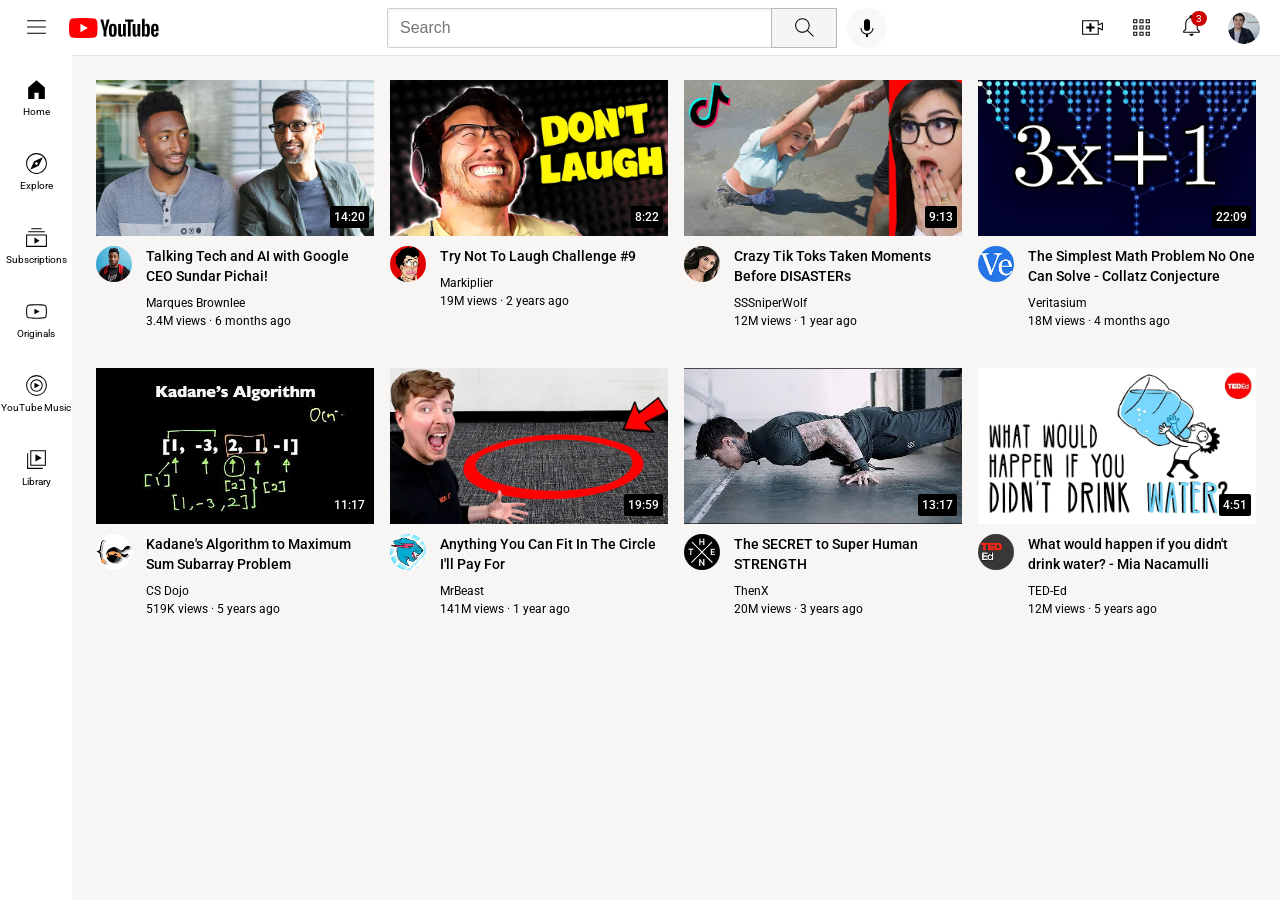
<file: index.html>
<!DOCTYPE html>
<html lang="en">
<head>
    <meta charset="UTF-8">
    <meta name="viewport" content="width=device-width, initial-scale=1.0">
    <title>YouTube</title>
    <link rel="preconnect" href="https://fonts.googleapis.com">
    <link rel="preconnect" href="https://fonts.gstatic.com" crossorigin>
    <link href="https://fonts.googleapis.com/css2?family=Roboto:wght@400;500;700&display=swap" rel="stylesheet">
    <link rel="stylesheet" href="styles/general.css">
    <link rel="stylesheet" href="styles/header.css">
    <link rel="stylesheet" href="styles/video.css">
    <link rel="stylesheet" href="styles/sidebar.css">
</head>
<body>
    <header class="header">
        <div class="left-section">
            <img class="hamburger-menu"src="icons/hamburger-menu.svg">
            <img class="youtube-logo"src="icons/youtube-logo.svg">
        </div>
        <div class="middle-section">
            <input class="search-bar" type="text" 
            placeholder="Search">
            <button
            class="search-button">
                <img class="search-icon"
                src="icons/search.svg">
                <div class="tooltip">Search</div>
            </button>
            <!--put position absolute
            inside position relative-->
            <button class="voice-search-button">
                <img class="voice-search-icon"
                src="icons/voice-search-icon.svg">
                <div class="tooltip">Search with your voice</div>
            </button>
        </div>
        <div class="right-section">
            <div class="upload-icon-container">
                <img class="upload-icon"
                src="icons/upload.svg">
                <div class="tooltip">Create</div>
            </div>
            <img class="youtube-apps-icon"src="icons/youtube-apps.svg">
            <div class="notifications-icon-container">
                <img class="notifications-icon"src="icons/notifications.svg">
                <div class="notifications-count">3</div>
            </div>
            <img class="current-user-picture"src="icons/my-channel.jpeg">
        </div>
       
    </header>
    <nav class="sidebar">
        <div class="sidebar-link">
            <img src="icons/home.svg">
            <div>Home</div>
        </div>
        <div class="sidebar-link">
            <img src="icons/explore.svg">
            <div>Explore</div>
        </div>
        <div class="sidebar-link">
            <img src="icons/subscriptions.svg">
            <div>Subscriptions</div>
        </div>
        <div class="sidebar-link">
            <img src="icons/originals.svg">
            <div>Originals</div>
        </div>
        <div class="sidebar-link">
            <img src="icons/youtube-music.svg">
            <div>YouTube Music</div>
        </div>
        <div class="sidebar-link">
            <img src="icons/library.svg">
            <div>Library</div>
        </div>
    </nav>

    <main>
        <section class="video-grid">
            <div class="video-preview">
                <div class="thumbnail-row">
                    <img class="thumbnail" src="thumbnails/thumbnail-1.webp">
                    <div class="video-time">14:20 </div>
                </div>
                <div class="video-info-grid">
                    <div class="channel-picture">
                        <img class="profile-picture" src="thumbnails/channel-1.jpeg">
                    </div>
                    <div class="video-info">
                        <p class="video-title">Talking Tech and AI with Google CEO Sundar Pichai!</p>
                        <p class="video-author">Marques Brownlee</p>
                        <p class="video-stats">3.4M views &#183; 6 months ago</p>
                    </div>
                </div>
            </div>
            <div class="video-preview">
                <div class="thumbnail-row">
                    <img class="thumbnail" src="thumbnails/thumbnail-2.webp">
                    <div class="video-time">8:22 </div>
                </div>
                <div class="video-info-grid">
                    <div class="channel-picture">
                        <img class="profile-picture" src="thumbnails/channel-2.jpeg">
                    </div>
                    <div class="video-info">
                        <p class="video-title">Try Not To Laugh Challenge #9</p>
                        <p class="video-author">Markiplier</p>
                        <p class="video-stats">19M views &#183; 2 years ago</p>
                    </div>
                </div>
            </div>
        
            <div class="video-preview">
                <div class="thumbnail-row">
                    <img class="thumbnail" src="thumbnails/thumbnail-3.webp">
                    <div class="video-time">9:13 </div>
                </div>
                <div class="video-info-grid">
                    <div class="channel-picture">
                        <img class="profile-picture" src="thumbnails/channel-3.jpeg">
                    </div>
                    <div class="video-info">
                        <p class="video-title">Crazy Tik Toks Taken Moments Before DISASTERs</p>
                        <p class="video-author">SSSniperWolf</p>
                        <p class="video-stats">12M views &#183; 1 year ago</p>
                    </div>
                </div>
            </div>
            <div class="video-preview">
                <div class="thumbnail-row">
                    <img class="thumbnail" src="thumbnails/thumbnail-4.webp">
                    <div class="video-time">22:09 </div>
                </div>
                <div class="video-info-grid">
                    <div class="channel-picture">
                        <img class="profile-picture" src="thumbnails/channel-4.jpeg">
                    </div>
                    <div class="video-info">
                        <p class="video-title">The Simplest Math Problem No One Can Solve - Collatz Conjecture</p>
                        <p class="video-author">Veritasium</p>
                        <p class="video-stats">18M views &#183; 4 months ago</p>
                    </div>
                </div>
            </div>
        
            <div class="video-preview">
                <div class="thumbnail-row">
                    <img class="thumbnail" src="thumbnails/thumbnail-5.webp">
                    <div class="video-time">11:17</div>
                </div>
                <div class="video-info-grid">
                    <div class="channel-picture">
                        <img class="profile-picture" src="thumbnails/channel-5.jpeg">
                    </div>
                    <div class="video-info">
                        <p class="video-title">Kadane's Algorithm to Maximum Sum Subarray Problem</p>
                        <p class="video-author">CS Dojo</p>
                        <p class="video-stats">519K views &#183; 5 years ago</p>
                    </div>
                </div>
            </div>
            <div class="video-preview">
                <div class="thumbnail-row">
                    <img class="thumbnail" src="thumbnails/thumbnail-6.webp">
                    <div class="video-time">19:59</div>
                </div>
                <div class="video-info-grid">
                    <div class="channel-picture">
                        <img class="profile-picture" src="thumbnails/channel-6.jpeg">
                    </div>
                    <div class="video-info">
                        <p class="video-title">Anything You Can Fit In The Circle I'll Pay For</p>
                        <p class="video-author">MrBeast</p>
                        <p class="video-stats">141M views &#183; 1 year ago</p>
                    </div>
                </div>
            </div>
            <div class="video-preview">
                <div class="thumbnail-row">
                    <img class="thumbnail" src="thumbnails/thumbnail-9.webp">
                    <div class="video-time">13:17</div>
                </div>
                <div class="video-info-grid">
                    <div class="channel-picture">
                        <img class="profile-picture" src="thumbnails/channel-9.jpeg">
                    </div>
                    <div class="video-info">
                        <p class="video-title">The SECRET to Super Human STRENGTH</p>
                        <p class="video-author">ThenX</p>
                        <p class="video-stats">20M views &#183; 3 years ago</p>
                    </div>
                </div>
            </div>
            <div class="video-preview">
                <div class="thumbnail-row">
                    <img class="thumbnail" src="thumbnails/thumbnail-12.webp">
                    <div class="video-time">4:51</div>
                </div>
                <div class="video-info-grid">
                    <div class="channel-picture">
                        <img class="profile-picture" src="thumbnails/channel-12.jpeg">
                    </div>
                    <div class="video-info">
                        <p class="video-title">What would happen if you didn't drink water? - Mia Nacamulli</p>
                        <p class="video-author">TED-Ed</p>
                        <p class="video-stats">12M views &#183; 5 years ago</p>
                    </div>
                </div>
            </div>
        </section>
    </main>
    
    
    
</body>
</html>
</file>
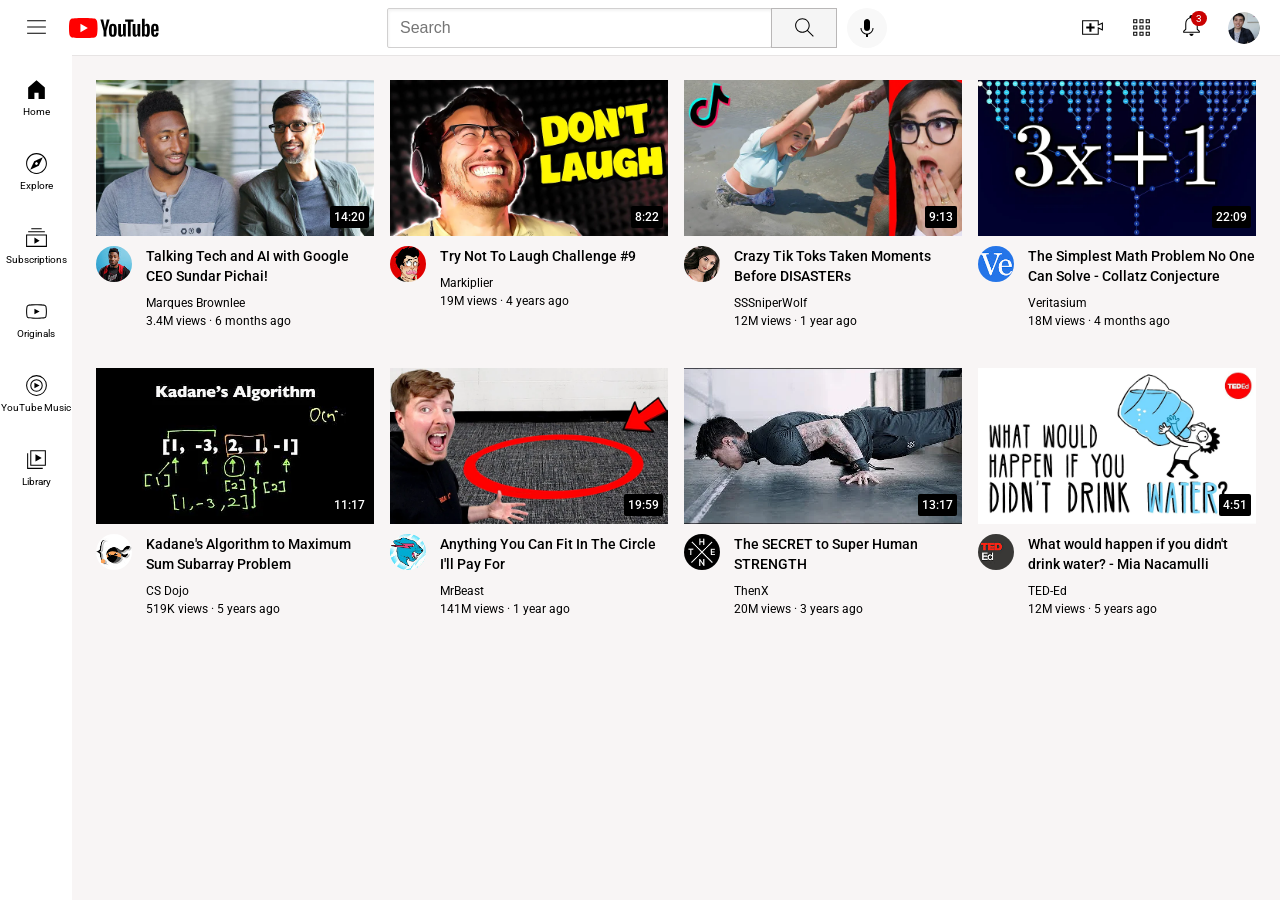
<file: youtube.html>
<!DOCTYPE html>
<html lang="en">
<head>
    <meta charset="UTF-8">
    <meta name="viewport" content="width=device-width, initial-scale=1.0">
    <title>YouTube</title>
    <link rel="preconnect" href="https://fonts.googleapis.com">
    <link rel="preconnect" href="https://fonts.gstatic.com" crossorigin>
    <link href="https://fonts.googleapis.com/css2?family=Roboto:wght@400;500;700&display=swap" rel="stylesheet">
    <link rel="stylesheet" href="styles/general.css">
    <link rel="stylesheet" href="styles/header.css">
    <link rel="stylesheet" href="styles/video.css">
    <link rel="stylesheet" href="styles/sidebar.css">
</head>
<body>
    <header class="header">
        <div class="left-section">
            <img class="hamburger-menu"src="icons/hamburger-menu.svg">
            <img class="youtube-logo"src="icons/youtube-logo.svg">
        </div>
        <div class="middle-section">
            <input class="search-bar" type="text" 
            placeholder="Search">
            <button
            class="search-button">
                <img class="search-icon"
                src="icons/search.svg">
                <div class="tooltip">Search</div>
            </button>
            <!--put position absolute
            inside position relative-->
            <button class="voice-search-button">
                <img class="voice-search-icon"
                src="icons/voice-search-icon.svg">
                <div class="tooltip">Search with your voice</div>
            </button>
        </div>
        <div class="right-section">
            <div class="upload-icon-container">
                <img class="upload-icon"
                src="icons/upload.svg">
                <div class="tooltip">Create</div>
            </div>
            <img class="youtube-apps-icon"src="icons/youtube-apps.svg">
            <div class="notifications-icon-container">
                <img class="notifications-icon"src="icons/notifications.svg">
                <div class="notifications-count">3</div>
            </div>
            <img class="current-user-picture"src="icons/my-channel.jpeg">
        </div>
       
    </header>
    <nav class="sidebar">
        <div class="sidebar-link">
            <img src="icons/home.svg">
            <div>Home</div>
        </div>
        <div class="sidebar-link">
            <img src="icons/explore.svg">
            <div>Explore</div>
        </div>
        <div class="sidebar-link">
            <img src="icons/subscriptions.svg">
            <div>Subscriptions</div>
        </div>
        <div class="sidebar-link">
            <img src="icons/originals.svg">
            <div>Originals</div>
        </div>
        <div class="sidebar-link">
            <img src="icons/youtube-music.svg">
            <div>YouTube Music</div>
        </div>
        <div class="sidebar-link">
            <img src="icons/library.svg">
            <div>Library</div>
        </div>
    </nav>

    <main>
        <section class="video-grid">
            <div class="video-preview">
                <div class="thumbnail-row">
                    <img class="thumbnail" src="thumbnails/thumbnail-1.webp">
                    <div class="video-time">14:20 </div>
                </div>
                <div class="video-info-grid">
                    <div class="channel-picture">
                        <img class="profile-picture" src="thumbnails/channel-1.jpeg">
                    </div>
                    <div class="video-info">
                        <p class="video-title">Talking Tech and AI with Google CEO Sundar Pichai!</p>
                        <p class="video-author">Marques Brownlee</p>
                        <p class="video-stats">3.4M views &#183; 6 months ago</p>
                    </div>
                </div>
            </div>
            <div class="video-preview">
                <div class="thumbnail-row">
                    <img class="thumbnail" src="thumbnails/thumbnail-2.webp">
                    <div class="video-time">8:22 </div>
                </div>
                <div class="video-info-grid">
                    <div class="channel-picture">
                        <img class="profile-picture" src="thumbnails/channel-2.jpeg">
                    </div>
                    <div class="video-info">
                        <p class="video-title">Try Not To Laugh Challenge #9</p>
                        <p class="video-author">Markiplier</p>
                        <p class="video-stats">19M views &#183; 4 years ago</p>
                    </div>
                </div>
            </div>
        
            <div class="video-preview">
                <div class="thumbnail-row">
                    <img class="thumbnail" src="thumbnails/thumbnail-3.webp">
                    <div class="video-time">9:13 </div>
                </div>
                <div class="video-info-grid">
                    <div class="channel-picture">
                        <img class="profile-picture" src="thumbnails/channel-3.jpeg">
                    </div>
                    <div class="video-info">
                        <p class="video-title">Crazy Tik Toks Taken Moments Before DISASTERs</p>
                        <p class="video-author">SSSniperWolf</p>
                        <p class="video-stats">12M views &#183; 1 year ago</p>
                    </div>
                </div>
            </div>
            <div class="video-preview">
                <div class="thumbnail-row">
                    <img class="thumbnail" src="thumbnails/thumbnail-4.webp">
                    <div class="video-time">22:09 </div>
                </div>
                <div class="video-info-grid">
                    <div class="channel-picture">
                        <img class="profile-picture" src="thumbnails/channel-4.jpeg">
                    </div>
                    <div class="video-info">
                        <p class="video-title">The Simplest Math Problem No One Can Solve - Collatz Conjecture</p>
                        <p class="video-author">Veritasium</p>
                        <p class="video-stats">18M views &#183; 4 months ago</p>
                    </div>
                </div>
            </div>
        
            <div class="video-preview">
                <div class="thumbnail-row">
                    <img class="thumbnail" src="thumbnails/thumbnail-5.webp">
                    <div class="video-time">11:17</div>
                </div>
                <div class="video-info-grid">
                    <div class="channel-picture">
                        <img class="profile-picture" src="thumbnails/channel-5.jpeg">
                    </div>
                    <div class="video-info">
                        <p class="video-title">Kadane's Algorithm to Maximum Sum Subarray Problem</p>
                        <p class="video-author">CS Dojo</p>
                        <p class="video-stats">519K views &#183; 5 years ago</p>
                    </div>
                </div>
            </div>
            <div class="video-preview">
                <div class="thumbnail-row">
                    <img class="thumbnail" src="thumbnails/thumbnail-6.webp">
                    <div class="video-time">19:59</div>
                </div>
                <div class="video-info-grid">
                    <div class="channel-picture">
                        <img class="profile-picture" src="thumbnails/channel-6.jpeg">
                    </div>
                    <div class="video-info">
                        <p class="video-title">Anything You Can Fit In The Circle I'll Pay For</p>
                        <p class="video-author">MrBeast</p>
                        <p class="video-stats">141M views &#183; 1 year ago</p>
                    </div>
                </div>
            </div>
            <div class="video-preview">
                <div class="thumbnail-row">
                    <img class="thumbnail" src="thumbnails/thumbnail-9.webp">
                    <div class="video-time">13:17</div>
                </div>
                <div class="video-info-grid">
                    <div class="channel-picture">
                        <img class="profile-picture" src="thumbnails/channel-9.jpeg">
                    </div>
                    <div class="video-info">
                        <p class="video-title">The SECRET to Super Human STRENGTH</p>
                        <p class="video-author">ThenX</p>
                        <p class="video-stats">20M views &#183; 3 years ago</p>
                    </div>
                </div>
            </div>
            <div class="video-preview">
                <div class="thumbnail-row">
                    <img class="thumbnail" src="thumbnails/thumbnail-12.webp">
                    <div class="video-time">4:51</div>
                </div>
                <div class="video-info-grid">
                    <div class="channel-picture">
                        <img class="profile-picture" src="thumbnails/channel-12.jpeg">
                    </div>
                    <div class="video-info">
                        <p class="video-title">What would happen if you didn't drink water? - Mia Nacamulli</p>
                        <p class="video-author">TED-Ed</p>
                        <p class="video-stats">12M views &#183; 5 years ago</p>
                    </div>
                </div>
            </div>
        </section>
    </main>
    
    
    
</body>
</html>
</file>
<file: styles/general.css>
p {
    margin-top: 0;
    margin-bottom: 0;
}
body {
    /*this style will be inherited */
    font-family: Roboto, Arial;
    margin: 0;
    padding-top: 80px;
    padding-left: 96px;
    height: 800px;
    padding-right: 24px;
    background-color: rgb(248, 245, 245);
}
</file>
<file: styles/header.css>
.header {
    height: 55px;
    z-index: 100;

    display: flex;
    flex-direction: row;
    justify-content: space-between;

    position: fixed;
    top: 0;
    left: 0;
    right: 0;

    background-color: white;
    border-bottom-width: 1px;
    border-bottom-style: solid;
    border-bottom-color: rgb(231, 228, 228);
}
.left-section {
    display:flex;
    align-items: center;

}
.hamburger-menu {
    height: 25px;
    margin-right: 20px;
    margin-left: 24px;
}
.youtube-logo {
    height: 20px;
}
.middle-section {
    flex: 1;
    margin-left: 70px;
    margin-right: 35px;
    max-width: 500px;
    display: flex;
    align-items: center;
}
.search-bar {
    flex: 1;
    height: 36px;
    padding-left: 12px;
    font-size: 16px;
    border-radius: 2px;
    border: 1px solid rgb(209, 208, 208);
    width: 0;
    box-shadow: inset 1px 2px 3px 
    rgba( 0, 0, 0,0.05);
}
.search-bar::placeholder {
    font-size: 16px;
}
.search-button {
 height: 40px;
 width: 66px;
 background-color: rgb(245, 245, 245);
 border-width: 1px;
 border-style: solid;
 border-color: rgb(185, 183, 183);
 margin-left: -1px;
 margin-right: 10px;
}
.search-button,
.voice-search-button, 
.upload-icon-container {
    position: relative;
    display: flex;
    justify-content: center;
    align-items: center;
}
.search-button .tooltip,
.voice-search-button .tooltip,
.upload-icon-container .tooltip {
   position: absolute; 
   background-color: gray;
   color: white;
    padding-top: 4px;
    padding-bottom: 4px;
    padding-left: 8px;
    padding-right: 8px;
    border-radius: 2px;
    font-size: 12px;
    bottom: -30px;
    opacity: 0;
    transition: opacity 0.15s;
    pointer-events: none;
    white-space: nowrap;

}
.search-button:hover .tooltip,
.voice-search-button:hover .tooltip,
.upload-icon-container:hover .tooltip{
    opacity: 1;
}

.search-icon {
   height: 25px; 
}
.voice-search-button {
    cursor: pointer;
    height: 40px;
    width: 40px;
    border-radius: 20px;
    border: none;
    background-color: #f8f8f8;
    display: flex;
    justify-content: center;
    align-items: center;
}

.voice-search-icon {
   height: 24px; 
}
.right-section {
    width: 200px;
    display: flex;
    align-items: center;
    flex-shrink: 0;
    justify-content: space-between;
}
.upload-icon {
    height: 25px;
}
.youtube-apps-icon {
    height: 25px;
}
.notifications-icon {
    height: 25px;
}
.current-user-picture {
    height: 32px;
    border-radius: 16px;
    margin-right: 20px;
}
.notifications-icon-container {
    position: relative;
}
.notifications-count {
    position: absolute;
    right: -3px;
    top: -2px;
    background-color: rgb(202, 2, 2);
    color: white;
    font-size: 10px;
    padding-left: 5px;
    padding-top: 2px;
    padding-bottom: 2px;
    padding-right: 5px;
    border-radius: 10px;
}
</file>
<file: styles/video.css>
.thumbnail {
    width: 100%;
   display: block;
}

.video-title {
    margin-top: 0;
    font-size: 14px;
    font-weight: 500;
    line-height: 20px;
    margin-bottom: 10px;
}

.profile-picture {
    width: 36px;

    border-radius: 50px;
}
.thumbnail-row{
    margin-bottom: 10px;
    position: relative;
}
.video-author,.video-stats {
    font-size: 12px;
    color: rgb (96, 96, 96);
}
.video-author {
   margin-bottom: 4px; 
}
.video-info-grid {
    display: grid;
    grid-template-columns: 50px 1fr;

}
.video-grid {
    display: grid;
    grid-template-columns: 1fr 1fr 1fr;
    column-gap: 16px;
    row-gap: 40px;
}

@media (max-width: 750px) {
    .video-grid {
    grid-template-columns: 1fr 1fr; 
    }
}

@media (min-width: 751px) and (max-width: 999px) {
    .video-grid {
        grid-template-columns:1fr 1fr 1fr;
}
}

@media (min-width: 1000px) {
    .video-grid {
        grid-template-columns: 1fr 1fr 1fr 1fr;
    }
}

.video-time {
    background-color: black;
    color: white;
    position: absolute;
    bottom: 8px;
    right: 5px;
    font-size: 12px;
    font-weight: 500;
    padding: 4px;
    border-radius: 2px;
}
</file>
<file: styles/sidebar.css>
.sidebar{
    position: fixed;
    left: 0;
    bottom: 0;
    top: 55px;
    width: 72px;
    z-index: 200;
    background-color: white;
    padding-top: 5px;
}
.sidebar-link {
    height: 74px; 
    display: flex;
    justify-content: center;
    align-items: center;  
    cursor: pointer;
    flex-direction: column;
}
.sidebar-link:hover {
    background-color: lightgrey;
}
.sidebar-link img {
    height: 25px;
    margin-bottom:4px ;
}
.sidebar-link div {
    font-size: 10px;
}
</file>
